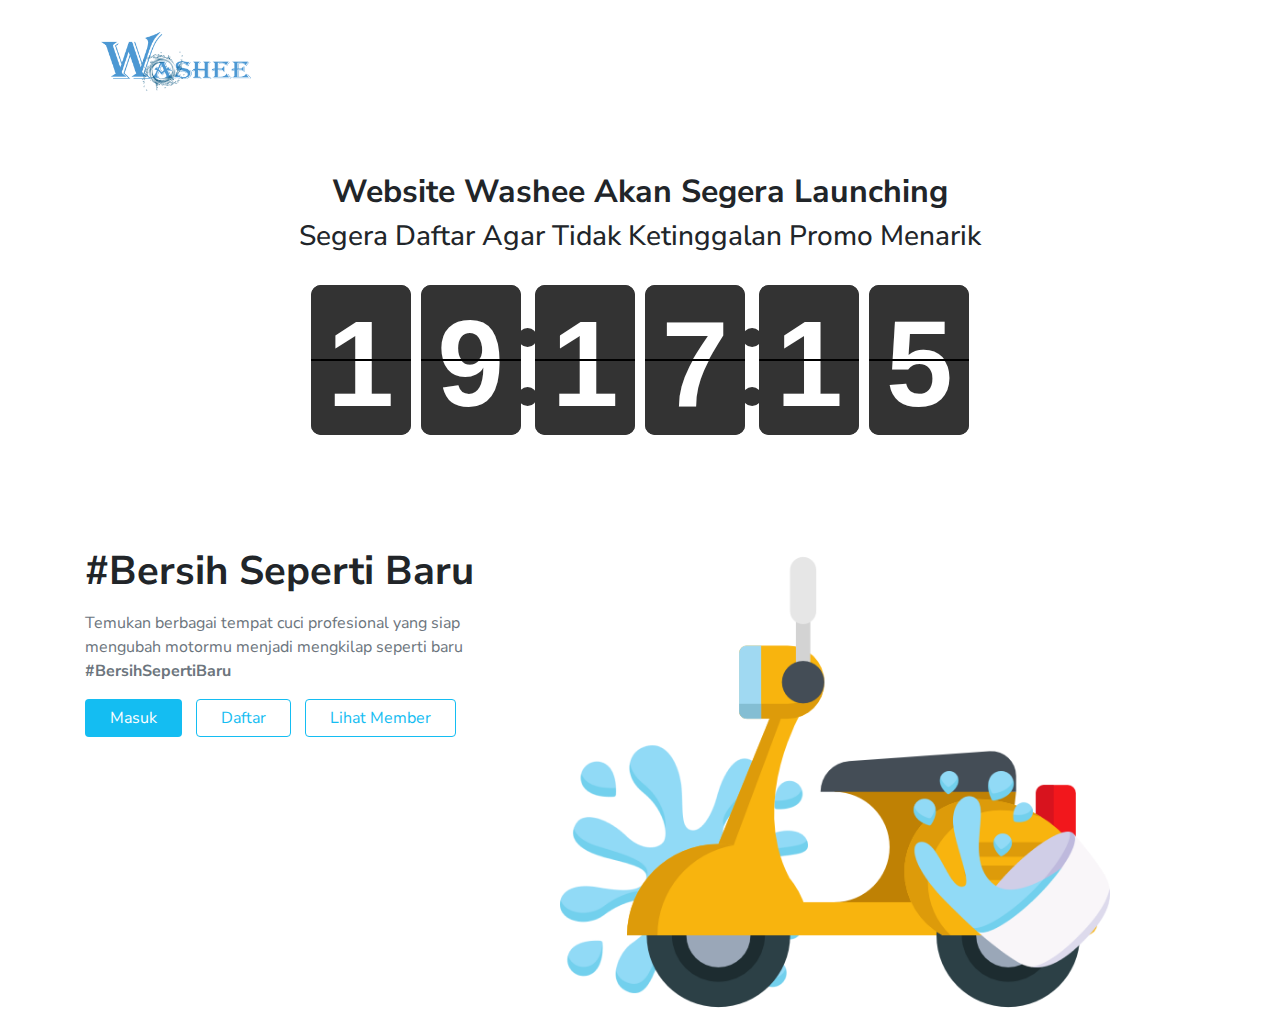
<file: index.html>
<!DOCTYPE html>
<html lang="en">
<head>
    <meta charset="UTF-8">
    <meta name="viewport" content="width=device-width, initial-scale=1.0">
    <meta name="theme-color" content="#14BDF2">
    <link rel="icon" type="image/png" href="img/icon.png"/>
    <title>Washee App | Bersih Seperti Baru</title>
    <link rel="stylesheet" href="css/bootstrap.min.css">
    <link rel="stylesheet" href="css/flip-clock.css">
    <link rel="stylesheet" href="css/style.css">
    
</head>

 <section class="header">
        <nav class="navbar navbar-expand-lg p-4">
            <div class="container">
                <a class="navbar">
                    <img src="img/logo.png" width="150" alt="">
                </a>
            </div>
          </nav>
      </section>
      <button class="btn-outline-theme" onclick="topUp()" id="btn-to-top" title=" ">Back To Top</button>
<body>
      <div>
        <div class="container mb-5">
        <div class="row">
           <div class="mx-auto mt-5 text-center">
                <h2 class="font-weight-bold">Website Washee Akan Segera Launching</h2>
                <h3>Segera Daftar Agar Tidak Ketinggalan Promo Menarik</h3>
                <br>
           </div>
        </div>
          <ul class="flip-clock-container box">
              <li class="flip-item-seconds">15</li>
              <li class="flip-item-minutes">17</li>
              <li class="flip-item-hours">19</li>
          </ul>
      </div>
      <section class="container pt-3">
        <div class="mt-5">
            <div class="row">
                <div class="col-md-5">
                    <h1 class="font-weight-bold">#Bersih Seperti Baru</h1>
                    <p class="text-muted mt-3">Temukan berbagai tempat cuci profesional yang siap mengubah motormu menjadi mengkilap seperti baru  <strong>#BersihSepertiBaru</strong></p>
                    <a class="btn btn-color-theme pl-4 pr-4" href="login.html">Masuk</a>
                    <a class="btn btn-outline-theme pl-4 pr-4" href="register.html">Daftar</a>
                    <a class="btn btn-outline-theme pl-4 pr-4" href="http://localhost:8080/UTS/datatables.php">Lihat Member </a>
                </div>
                <div class="col-md-7">
                    <img src="img/ilustration/vespa.png" width="550" alt="">
                </div>
            </div>
        </div>
      </section>


    <script src="js/bootstrap.min.js"></script>
    <script src="https://ajax.googleapis.com/ajax/libs/jquery/3.5.1/jquery.min.js"></script>
    <script src="js/flip-clock.js"></script>
    <script src="js/scrollUp.js"></script>
    
</body>
</html>
</file>
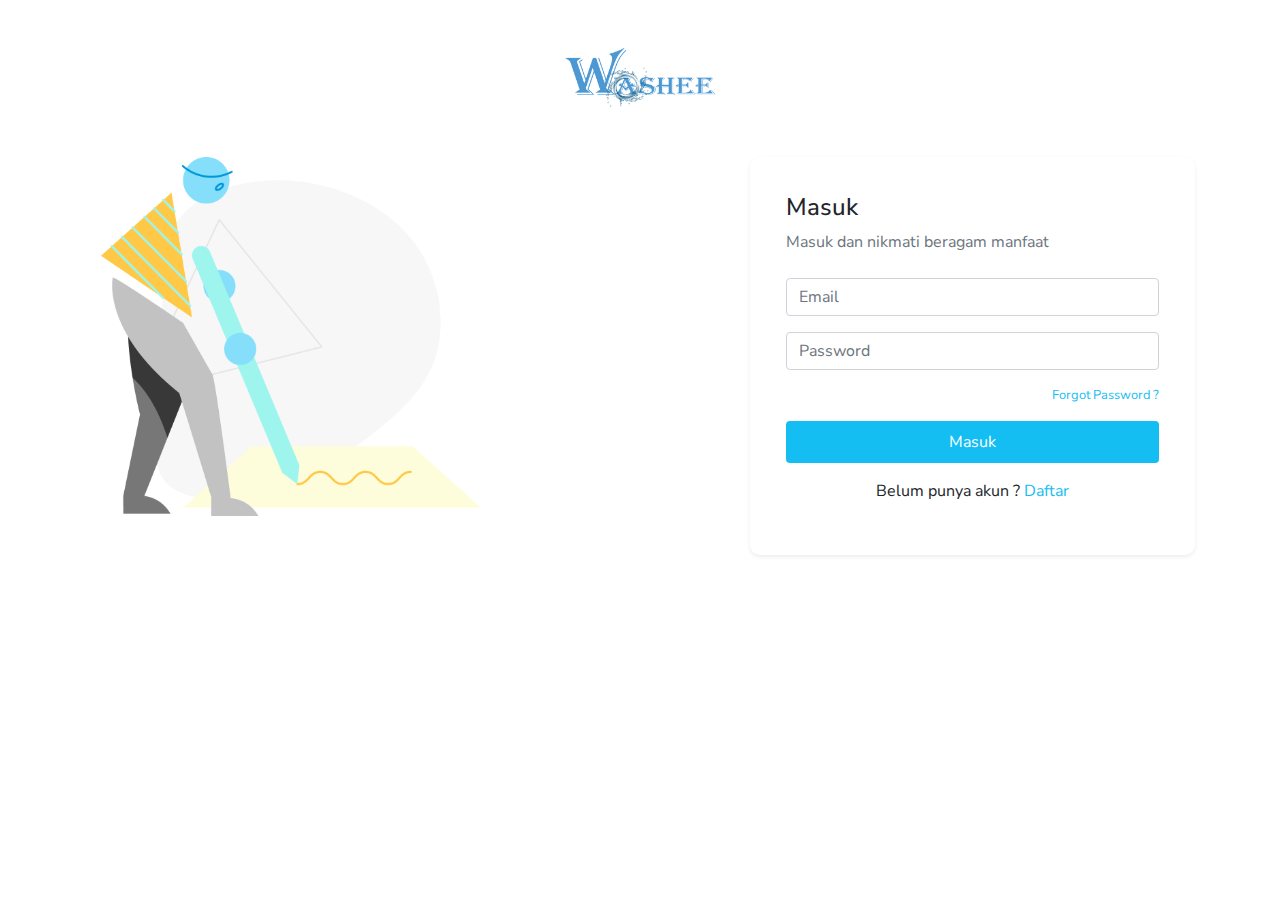
<file: login.html>
<!DOCTYPE html>
<html lang="en">
  <head>
    <meta charset="UTF-8" />
    <meta name="viewport" content="width=device-width, initial-scale=1.0" />
    <meta name="theme-color" content="#14BDF2" />
    <link rel="icon" type="image/png" href="img/icon.png" />
    <title>Sign In | Washee</title>
    <link rel="stylesheet" href="css/bootstrap.min.css" />
    <link rel="stylesheet" href="css/style.css" />
  </head>
  <body>
    <div class="container mb-5">
      <div class="row">
        <div class="mx-auto mt-5">
          <img src="img/logo.png" width="150" alt="" />
        </div>
      </div>
      <div class="row mt-5">
        <div class="col-md-7">
          <img
            src="img/ilustration/login.png"
            class="ml-3 img-hidden"
            width="380"
            alt=""
          />
        </div>
        <div class="col-md-5">
          <div class="card p-3 border-0 shadow-sm b-radius-10">
            <div class="card-body">
              <h4>Masuk</h4>
              <p class="text-muted">Masuk dan nikmati beragam manfaat</p>
              <form action="" class="mt-4">
                <div class="form-group">
                  <input type="text" placeholder="Email" class="form-control"/>
                </div>
                <div class="input-group mb-3">
                  <input type="password" class="form-control" placeholder="Password"/>
                </div>
                <div class="container">
                  <div class="row">
                    <small class="ml-auto pb-3"><a href="" class="text-theme">Forgot Password ?</a></small>
                  </div>
                </div>
                <div class="form-group">
                  <a href="index.html" class="btn btn-color-theme btn-block p-2">Masuk</a>
                </div>
                <p class="text-center">
                  Belum punya akun ?
                  <a href="register.html" class="text-theme">Daftar</a>
                </p>
              </form>
            </div>
          </div>
        </div>
      </div>
    </div>

    <script src="js/bootstrap.min.js"></script>
  </body>
</html>
</file>
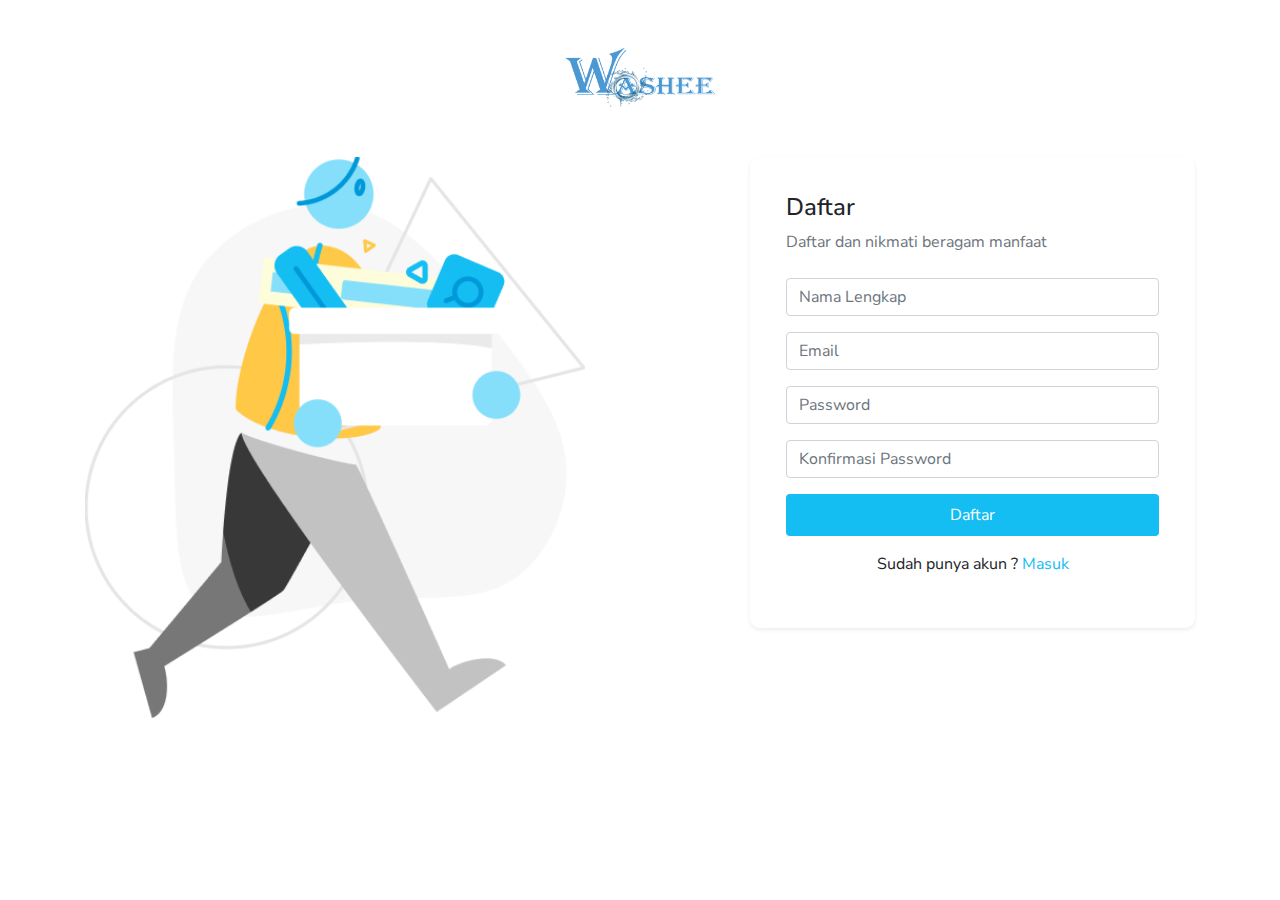
<file: register.html>
<!DOCTYPE html>
<html lang="en">
<head>
    <meta charset="UTF-8">
    <meta name="viewport" content="width=device-width, initial-scale=1.0">
    <meta name="theme-color" content="#14BDF2">
    <link rel="icon" type="image/png" href="img/icon.png"/>
    <title>Register | Washee</title>
    <link rel="stylesheet" href="css/bootstrap.min.css">
    <link rel="stylesheet" href="css/style.css">
</head>
<body>
    
    <div class="container mb-5">
        <div class="row">
           <div class="mx-auto mt-5">
                <img src="img/logo.png" width="150" alt="">
           </div>
        </div>
        <div class="row mt-5">
            <div class="col-md-7">
                <img src="img/ilustration/register.png" class="img-hidden" width="500" alt="">
            </div>
            <div class="col-md-5">
                <div class="card p-3 border-0 shadow-sm b-radius-10">
                    <div class="card-body">
                        <h4>Daftar</h4>
                        <p class="text-muted">Daftar dan nikmati beragam manfaat</p>
                        <form class="mt-4">

                            <div class="form-group">
                                <input type="text" placeholder="Nama Lengkap" class="form-control">
                            </div>
                            <div class="form-group">
                                <input type="text" placeholder="Email" class="form-control">
                           </div>
                            <div class="input-group mb-3">
                                <input type="password" class="form-control" placeholder="Password">
                            </div>
                            <div class="input-group mb-3">
                                <input type="password" class="form-control" placeholder="Konfirmasi Password">
                            </div>
                            <div class="form-group">
                                <a href="login.html" class="btn btn-color-theme btn-block p-2">Daftar</a>
                            </div>
                            <p class="text-center">Sudah punya akun ?  <a href="login.html" class="text-theme">Masuk</a></p>
                        </form>
                    </div>
                </div>
            </div>
        </div>
    </div>

    <script src="js/bootstrap.min.js"></script>
</body>
</html>
</file>
<file: css/flip-clock.css>
.flip-clock-container {
  direction: ltr;
  font-family: Arial;
  padding: 0;
  margin: 0;
  list-style: none;
  -webkit-box-sizing: border-box;
          box-sizing: border-box;
  --flip-bg-color: #333;
  --flip-text-color: #fff;
  --flip-dots-color: #333;
  display: -webkit-box;
  display: -ms-flexbox;
  display: flex;
  -webkit-box-pack: center;
      -ms-flex-pack: center;
          justify-content: center;
  -webkit-box-orient: horizontal;
  -webkit-box-direction: reverse;
      -ms-flex-direction: row-reverse;
          flex-direction: row-reverse;
}

.flip-clock-container * {
  padding: 0;
  margin: 0;
  list-style: none;
  -webkit-box-sizing: border-box;
          box-sizing: border-box;
}

.flip-clock-container *::before, .flip-clock-container *::after {
  -webkit-box-sizing: border-box;
          box-sizing: border-box;
}

.flip-clock-container [class|="flip-item"] {
  display: -webkit-box;
  display: -ms-flexbox;
  display: flex;
  -webkit-box-orient: horizontal;
  -webkit-box-direction: reverse;
      -ms-flex-direction: row-reverse;
          flex-direction: row-reverse;
}

.flip-clock-container [class|="flip-item"]::before {
  content: ":";
  font-family: Consolas;
  font-size: 160px;
  color: var(--flip-dots-color);
  line-height: 130px;
  margin: 0 -20px;
}

.flip-clock-container [class|="flip-item"]:first-child::before {
  content: none;
}

.flip-clock-container [class|="flip-item"] .flip-digit {
  width: 100px;
  height: 150px;
  position: relative;
  margin: 0 5px;
}

.flip-clock-container [class|="flip-item"] .flip-digit > span {
  position: absolute;
  top: 0;
  left: 0;
  width: 100%;
  height: 100%;
  display: block;
  -webkit-perspective: 300px;
          perspective: 300px;
}

.flip-clock-container [class|="flip-item"] .flip-digit > span::after, .flip-clock-container [class|="flip-item"] .flip-digit > span::before {
  content: attr(data-digit);
  position: absolute;
  left: 0;
  width: 100%;
  height: 50%;
  font-size: 120px;
  font-weight: bolder;
  text-align: center;
  color: var(--flip-text-color);
  background-color: var(--flip-bg-color);
  overflow: hidden;
  -webkit-transform-style: preserve-3d;
          transform-style: preserve-3d;
}

.flip-clock-container [class|="flip-item"] .flip-digit > span::before {
  top: 0;
  line-height: 157px;
  border-radius: 10px 10px 0 0;
  border-bottom: 1px solid #000;
  -webkit-transform-origin: bottom;
  transform-origin: bottom;
}

.flip-clock-container [class|="flip-item"] .flip-digit > span::after {
  bottom: 0;
  line-height: 7px;
  border-radius: 0 0 10px 10px;
  border-top: 1px solid #000;
  -webkit-transform-origin: top;
  transform-origin: top;
}

.flip-clock-container [class|="flip-item"] .flip-digit.flipping .flip-digit-next {
  z-index: 0;
  -webkit-animation: afterZIndexAnim 0.9s linear forwards;
          animation: afterZIndexAnim 0.9s linear forwards;
}

.flip-clock-container [class|="flip-item"] .flip-digit.flipping .flip-digit-next::before {
  -webkit-animation: afterUpShadowAnim 0.9s linear forwards;
          animation: afterUpShadowAnim 0.9s linear forwards;
}

.flip-clock-container [class|="flip-item"] .flip-digit.flipping .flip-digit-next::after {
  -webkit-animation: afterFlipAnim 0.9s linear forwards, afterDownShadowAnim 0.9s linear forwards;
          animation: afterFlipAnim 0.9s linear forwards, afterDownShadowAnim 0.9s linear forwards;
}

.flip-clock-container [class|="flip-item"] .flip-digit.flipping .flip-digit-current {
  z-index: 1;
  -webkit-animation: currentZIndexAnim 0.9s linear forwards;
          animation: currentZIndexAnim 0.9s linear forwards;
}

.flip-clock-container [class|="flip-item"] .flip-digit.flipping .flip-digit-current::before {
  -webkit-animation: currentFlipAnim 0.9s linear forwards, currentUpShadowAnim 0.9s linear forwards;
          animation: currentFlipAnim 0.9s linear forwards, currentUpShadowAnim 0.9s linear forwards;
}

.flip-clock-container [class|="flip-item"] .flip-digit.flipping .flip-digit-current::after {
  -webkit-animation: currentDownShadowAnim 0.9s linear forwards;
          animation: currentDownShadowAnim 0.9s linear forwards;
}

@-webkit-keyframes afterZIndexAnim {
  0% {
    z-index: 0;
  }
  100% {
    z-index: 1;
  }
}

@keyframes afterZIndexAnim {
  0% {
    z-index: 0;
  }
  100% {
    z-index: 1;
  }
}

@-webkit-keyframes currentZIndexAnim {
  0% {
    z-index: 1;
  }
  100% {
    z-index: 0;
  }
}

@keyframes currentZIndexAnim {
  0% {
    z-index: 1;
  }
  100% {
    z-index: 0;
  }
}

@-webkit-keyframes afterFlipAnim {
  0% {
    -webkit-transform: rotateX(180deg);
            transform: rotateX(180deg);
  }
  100% {
    -webkit-transform: rotateX(0);
            transform: rotateX(0);
  }
}

@keyframes afterFlipAnim {
  0% {
    -webkit-transform: rotateX(180deg);
            transform: rotateX(180deg);
  }
  100% {
    -webkit-transform: rotateX(0);
            transform: rotateX(0);
  }
}

@-webkit-keyframes afterUpShadowAnim {
  0% {
    -webkit-box-shadow: inset 0 -100px 20px -10px black;
            box-shadow: inset 0 -100px 20px -10px black;
  }
  100% {
    -webkit-box-shadow: inset 0 0 20px -10px rgba(0, 0, 0, 0);
            box-shadow: inset 0 0 20px -10px rgba(0, 0, 0, 0);
  }
}

@keyframes afterUpShadowAnim {
  0% {
    -webkit-box-shadow: inset 0 -100px 20px -10px black;
            box-shadow: inset 0 -100px 20px -10px black;
  }
  100% {
    -webkit-box-shadow: inset 0 0 20px -10px rgba(0, 0, 0, 0);
            box-shadow: inset 0 0 20px -10px rgba(0, 0, 0, 0);
  }
}

@-webkit-keyframes afterDownShadowAnim {
  0% {
    -webkit-box-shadow: inset 0 100px 20px -10px black;
            box-shadow: inset 0 100px 20px -10px black;
  }
  100% {
    -webkit-box-shadow: inset 0 0 20px -10px rgba(0, 0, 0, 0);
            box-shadow: inset 0 0 20px -10px rgba(0, 0, 0, 0);
  }
}

@keyframes afterDownShadowAnim {
  0% {
    -webkit-box-shadow: inset 0 100px 20px -10px black;
            box-shadow: inset 0 100px 20px -10px black;
  }
  100% {
    -webkit-box-shadow: inset 0 0 20px -10px rgba(0, 0, 0, 0);
            box-shadow: inset 0 0 20px -10px rgba(0, 0, 0, 0);
  }
}

@-webkit-keyframes currentFlipAnim {
  0% {
    -webkit-transform: rotateX(0deg);
            transform: rotateX(0deg);
  }
  100% {
    -webkit-transform: rotateX(-180deg);
            transform: rotateX(-180deg);
  }
}

@keyframes currentFlipAnim {
  0% {
    -webkit-transform: rotateX(0deg);
            transform: rotateX(0deg);
  }
  100% {
    -webkit-transform: rotateX(-180deg);
            transform: rotateX(-180deg);
  }
}

@-webkit-keyframes currentUpShadowAnim {
  0% {
    -webkit-box-shadow: inset 0 0 15px -10px rgba(0, 0, 0, 0);
            box-shadow: inset 0 0 15px -10px rgba(0, 0, 0, 0);
  }
  50% {
    -webkit-box-shadow: inset 0 -50px 25px -10px black;
            box-shadow: inset 0 -50px 25px -10px black;
  }
  100% {
    -webkit-box-shadow: inset 0 -100px 25px -10px black;
            box-shadow: inset 0 -100px 25px -10px black;
  }
}

@keyframes currentUpShadowAnim {
  0% {
    -webkit-box-shadow: inset 0 0 15px -10px rgba(0, 0, 0, 0);
            box-shadow: inset 0 0 15px -10px rgba(0, 0, 0, 0);
  }
  50% {
    -webkit-box-shadow: inset 0 -50px 25px -10px black;
            box-shadow: inset 0 -50px 25px -10px black;
  }
  100% {
    -webkit-box-shadow: inset 0 -100px 25px -10px black;
            box-shadow: inset 0 -100px 25px -10px black;
  }
}

@-webkit-keyframes currentDownShadowAnim {
  0% {
    -webkit-box-shadow: inset 0 0 15px -10px rgba(0, 0, 0, 0);
            box-shadow: inset 0 0 15px -10px rgba(0, 0, 0, 0);
  }
  50% {
    -webkit-box-shadow: inset 0 50px 25px -10px black;
            box-shadow: inset 0 50px 25px -10px black;
  }
  100% {
    -webkit-box-shadow: inset 0 100px 25px -10px black;
            box-shadow: inset 0 100px 25px -10px black;
  }
}

@keyframes currentDownShadowAnim {
  0% {
    -webkit-box-shadow: inset 0 0 15px -10px rgba(0, 0, 0, 0);
            box-shadow: inset 0 0 15px -10px rgba(0, 0, 0, 0);
  }
  50% {
    -webkit-box-shadow: inset 0 50px 25px -10px black;
            box-shadow: inset 0 50px 25px -10px black;
  }
  100% {
    -webkit-box-shadow: inset 0 100px 25px -10px black;
            box-shadow: inset 0 100px 25px -10px black;
  }
}
/*# sourceMappingURL=flip-clock.css.map */
</file>
<file: css/style.css>
@import url('https://fonts.googleapis.com/css2?family=Nunito+Sans:wght@200;300;400;600;700&display=swap');

body{
    font-family: 'Nunito Sans', sans-serif;
}
.color-theme{
    background-color: #14BDF2;
}

.btn-outline-theme{
    border: 1px solid #14BDF2;
    color: #14BDF2 ;
    margin-right: 10px ; 
}
.btn-color-theme {
    color: #fff ;
    background-color: #14BDF2;
    margin-right: 10px ;
}

.text-theme{
    color: #14BDF2 ;
}   

.btn-outline-theme:hover{
    background-color: #14BDF2;
    border-color: #14BDF2;
    color: #fff ;
}
.navbar .navbar-nav li {
    font-size: 16px;
    padding-left: 15px;
}

.navbar .navbar-nav  a {
    color: #14BDF2 ;
}  

.bg-section{
    background-color: #FBFCFD;
}

.navbar-collapse {
    margin-top: 30px;
    margin-bottom: 30px;
}
  
.navbar-nav {
    margin-top: 10px;
}

.b-radius-10{
    border-radius: 10px;
}

#btn-to-top {
  display: none;
  position: fixed;
  padding: 20px;
  border-radius: 10%;
  bottom: 20px;
  right: 30px;
  z-index: 100;
  font-size: 15px;
  border: none;
}
</file>
